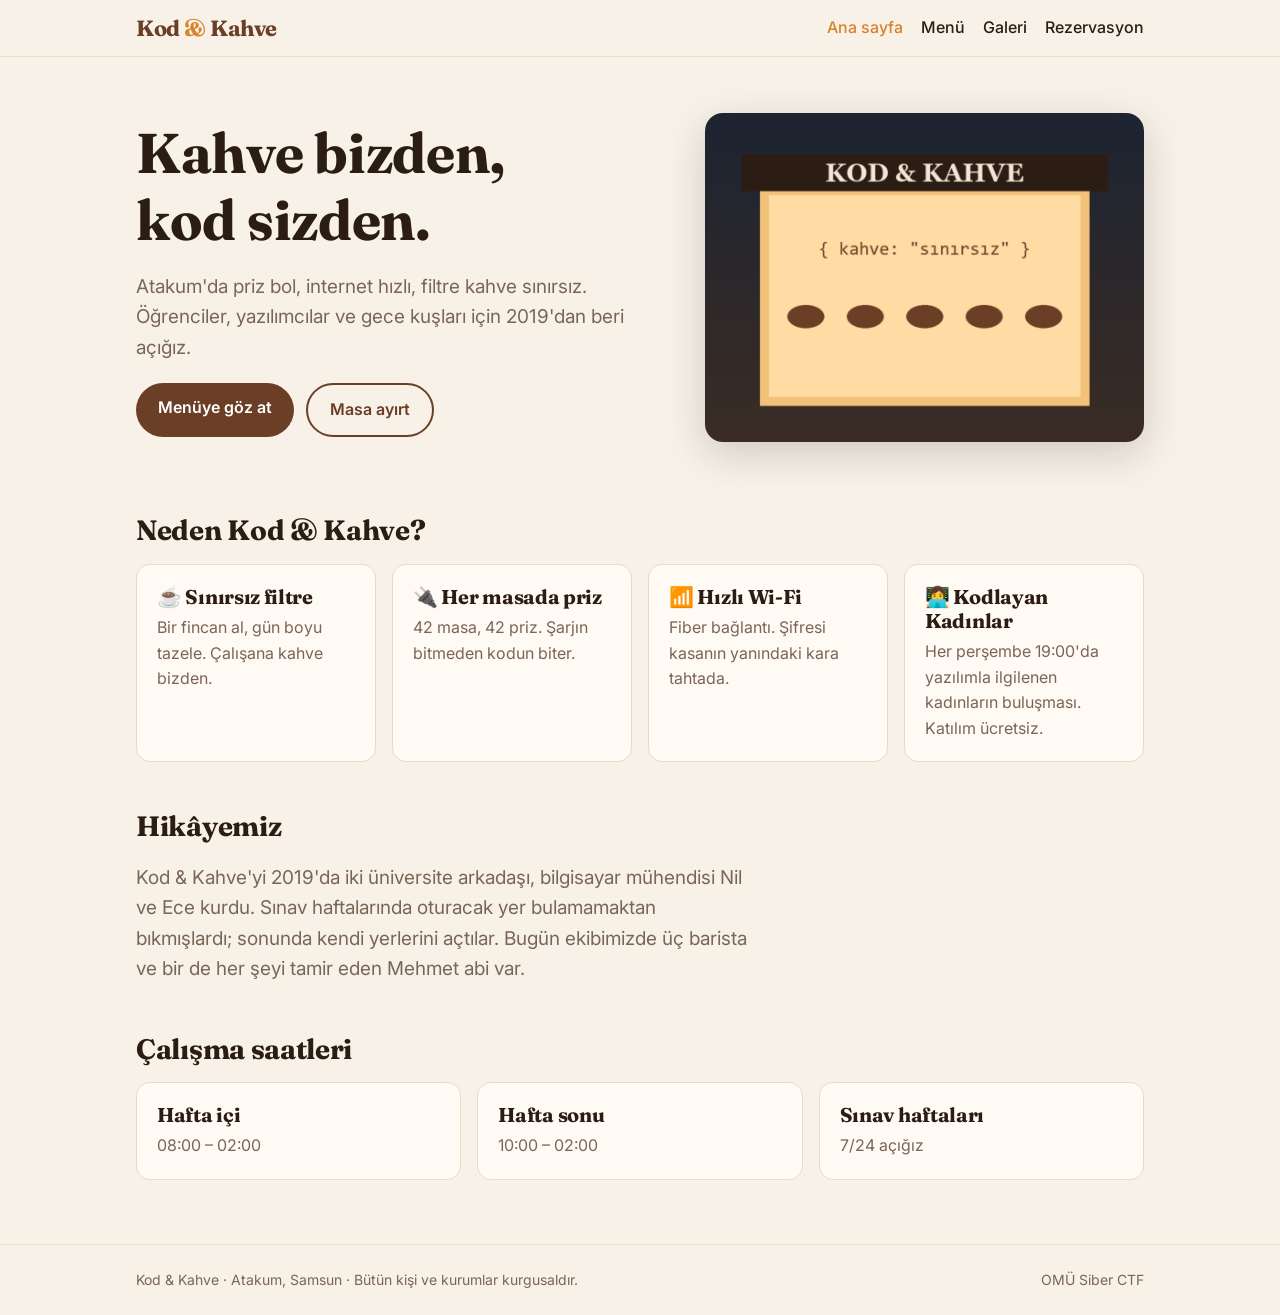
<file: index.html>
<!doctype html>
<html lang="tr">
<head>
<meta charset="utf-8">
<meta name="viewport" content="width=device-width, initial-scale=1">
<title>Kod &amp; Kahve · Atakum, Samsun</title>
<meta name="description" content="Kod & Kahve: Atakum'da yazılımcıların, öğrencilerin ve gece çalışanların kahvecisi.">
<link rel="preconnect" href="https://fonts.googleapis.com">
<link href="https://fonts.googleapis.com/css2?family=Fraunces:wght@600;700&family=Inter:wght@400;500;600;700&display=swap" rel="stylesheet">
<link rel="stylesheet" href="css/style.css">
</head>
<body>
<!--
  Kod & Kahve web sitesi · v2.3
  TODO(mehmet): eski kampanya kodunu kaldır → OMUSIBER{bu_kadar_kolay_olsaydi}
  NOT: personel girişini menüden kaldırdım, arama motorları görmesin diye robots'a ekledim.
-->
<header class="top"><div class="in">
  <a class="logo" href="./">Kod <span>&amp;</span> Kahve</a>
  <nav>
    <a class="on" href="./">Ana sayfa</a>
    <a href="menu/">Menü</a>
    <a href="galeri/">Galeri</a>
    <a href="rezervasyon/">Rezervasyon</a>
  </nav>
</div></header>

<main>
  <section class="hero">
    <div>
      <h1>Kahve bizden,<br>kod sizden.</h1>
      <p class="lead">Atakum'da priz bol, internet hızlı, filtre kahve sınırsız. Öğrenciler, yazılımcılar ve gece kuşları için 2019'dan beri açığız.</p>
      <div class="btns">
        <a class="btn" href="menu/">Menüye göz at</a>
        <a class="btn ghost" href="rezervasyon/">Masa ayırt</a>
      </div>
    </div>
    <img src="img/vitrin.png" alt="Kod & Kahve'nin vitrini, akşam saatleri">
  </section>

  <h2>Neden Kod &amp; Kahve?</h2>
  <div class="cards">
    <div class="card"><h3>☕ Sınırsız filtre</h3><p>Bir fincan al, gün boyu tazele. Çalışana kahve bizden.</p></div>
    <div class="card"><h3>🔌 Her masada priz</h3><p>42 masa, 42 priz. Şarjın bitmeden kodun biter.</p></div>
    <div class="card"><h3>📶 Hızlı Wi-Fi</h3><p>Fiber bağlantı. Şifresi kasanın yanındaki kara tahtada.</p></div>
    <div class="card"><h3>👩‍💻 Kodlayan Kadınlar</h3><p>Her perşembe 19:00'da yazılımla ilgilenen kadınların buluşması. Katılım ücretsiz.</p></div>
  </div>

  <h2>Hikâyemiz</h2>
  <p class="lead">Kod &amp; Kahve'yi 2019'da iki üniversite arkadaşı, bilgisayar mühendisi Nil ve Ece kurdu. Sınav haftalarında oturacak yer bulamamaktan bıkmışlardı; sonunda kendi yerlerini açtılar. Bugün ekibimizde üç barista ve bir de her şeyi tamir eden Mehmet abi var.</p>

  <h2>Çalışma saatleri</h2>
  <div class="cards">
    <div class="card"><h3>Hafta içi</h3><p>08:00 – 02:00</p></div>
    <div class="card"><h3>Hafta sonu</h3><p>10:00 – 02:00</p></div>
    <div class="card"><h3>Sınav haftaları</h3><p>7/24 açığız</p></div>
  </div>
</main>

<footer class="foot"><div class="in">
  <span>Kod &amp; Kahve · Atakum, Samsun · Bütün kişi ve kurumlar kurgusaldır.</span>
  <span>OMÜ Siber CTF</span>
</div></footer>
</body>
</html>
</file>
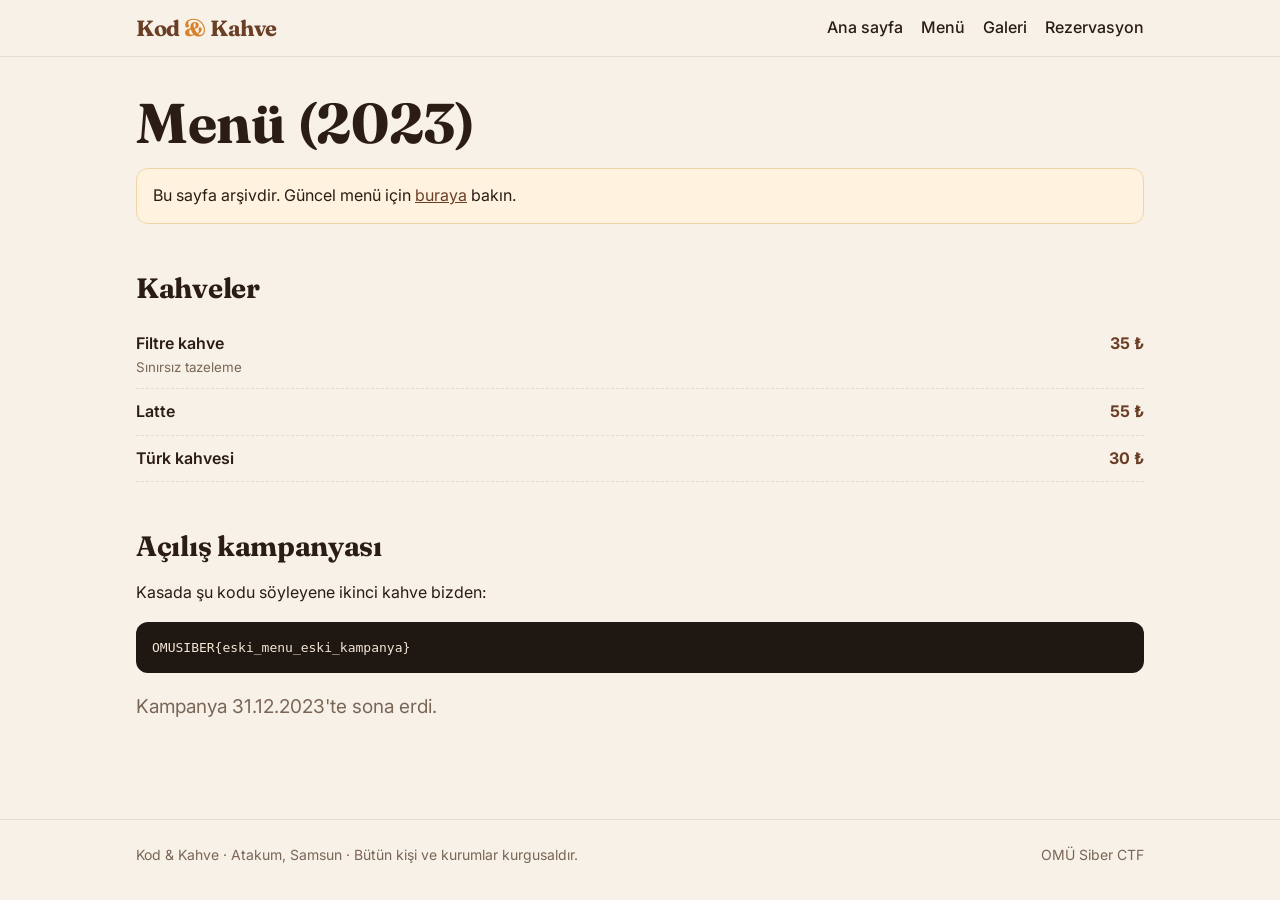
<file: eski-menu/index.html>
<!doctype html>
<html lang="tr">
<head>
<meta charset="utf-8">
<meta name="viewport" content="width=device-width, initial-scale=1">
<title>Eski menü · Kod &amp; Kahve</title>
<meta name="robots" content="noindex, nofollow">
<link rel="preconnect" href="https://fonts.googleapis.com">
<link href="https://fonts.googleapis.com/css2?family=Fraunces:wght@600;700&family=Inter:wght@400;500;600;700&display=swap" rel="stylesheet">
<link rel="stylesheet" href="../css/style.css">
</head>
<body>
<header class="top"><div class="in">
  <a class="logo" href="../">Kod <span>&amp;</span> Kahve</a>
  <nav>
    <a href="../">Ana sayfa</a>
    <a href="../menu/">Menü</a>
    <a href="../galeri/">Galeri</a>
    <a href="../rezervasyon/">Rezervasyon</a>
  </nav>
</div></header>
<main>
  <h1>Menü (2023)</h1>
  <div class="notice">Bu sayfa arşivdir. Güncel menü için <a href="../menu/">buraya</a> bakın.</div>
  <section class="menu-sec"><h2>Kahveler</h2>
    <div class="menu-row"><div><b>Filtre kahve</b><small>Sınırsız tazeleme</small></div><span class="price">35 ₺</span></div>
    <div class="menu-row"><div><b>Latte</b><small></small></div><span class="price">55 ₺</span></div>
    <div class="menu-row"><div><b>Türk kahvesi</b><small></small></div><span class="price">30 ₺</span></div>
  </section>
  <section class="menu-sec"><h2>Açılış kampanyası</h2>
    <p>Kasada şu kodu söyleyene ikinci kahve bizden:</p>
    <pre class="code">OMUSIBER{eski_menu_eski_kampanya}</pre>
    <p class="lead">Kampanya 31.12.2023'te sona erdi.</p>
  </section>
</main>
<footer class="foot"><div class="in">
  <span>Kod &amp; Kahve · Atakum, Samsun · Bütün kişi ve kurumlar kurgusaldır.</span>
  <span>OMÜ Siber CTF</span>
</div></footer>
</body>
</html>
</file>
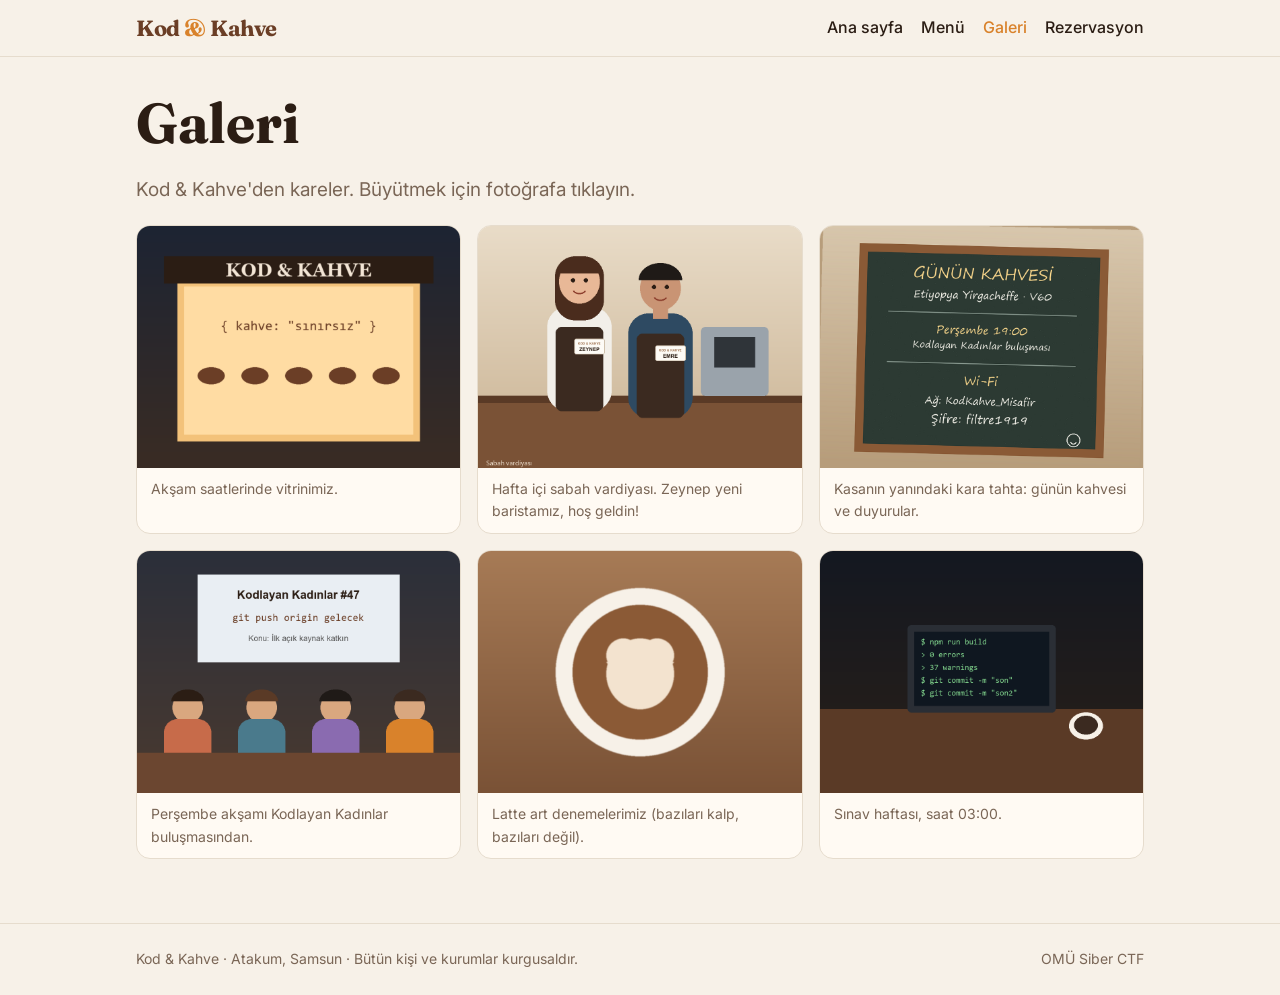
<file: galeri/index.html>
<!doctype html>
<html lang="tr">
<head>
<meta charset="utf-8">
<meta name="viewport" content="width=device-width, initial-scale=1">
<title>Galeri · Kod &amp; Kahve</title>
<link rel="preconnect" href="https://fonts.googleapis.com">
<link href="https://fonts.googleapis.com/css2?family=Fraunces:wght@600;700&family=Inter:wght@400;500;600;700&display=swap" rel="stylesheet">
<link rel="stylesheet" href="../css/style.css">
</head>
<body>
<header class="top"><div class="in">
  <a class="logo" href="../">Kod <span>&amp;</span> Kahve</a>
  <nav>
    <a href="../">Ana sayfa</a>
    <a href="../menu/">Menü</a>
    <a class="on" href="../galeri/">Galeri</a>
    <a href="../rezervasyon/">Rezervasyon</a>
  </nav>
</div></header>
<main>
  <h1>Galeri</h1>
  <p class="lead">Kod &amp; Kahve'den kareler. Büyütmek için fotoğrafa tıklayın.</p>
  <div class="gallery">
    <figure><img src="../img/vitrin.png" alt="Akşam saatlerinde vitrinimiz." loading="lazy"><figcaption>Akşam saatlerinde vitrinimiz.</figcaption></figure>
    <figure><img src="../img/ekip.png" alt="Hafta içi sabah vardiyası. Zeynep yeni baristamız, hoş geldin!" loading="lazy"><figcaption>Hafta içi sabah vardiyası. Zeynep yeni baristamız, hoş geldin!</figcaption></figure>
    <figure><img src="../img/tahta.png" alt="Kasanın yanındaki kara tahta: günün kahvesi ve duyurular." loading="lazy"><figcaption>Kasanın yanındaki kara tahta: günün kahvesi ve duyurular.</figcaption></figure>
    <figure><img src="../img/bulusma.png" alt="Perşembe akşamı Kodlayan Kadınlar buluşmasından." loading="lazy"><figcaption>Perşembe akşamı Kodlayan Kadınlar buluşmasından.</figcaption></figure>
    <figure><img src="../img/latte.png" alt="Latte art denemelerimiz (bazıları kalp, bazıları değil)." loading="lazy"><figcaption>Latte art denemelerimiz (bazıları kalp, bazıları değil).</figcaption></figure>
    <figure><img src="../img/masa.png" alt="Sınav haftası, saat 03:00." loading="lazy"><figcaption>Sınav haftası, saat 03:00.</figcaption></figure>
  </div>
  <div class="lightbox" id="lb"><img alt=""></div>
</main>
<footer class="foot"><div class="in">
  <span>Kod &amp; Kahve · Atakum, Samsun · Bütün kişi ve kurumlar kurgusaldır.</span>
  <span>OMÜ Siber CTF</span>
</div></footer>
<script src="../js/site.js"></script>
</body>
</html>
</file>
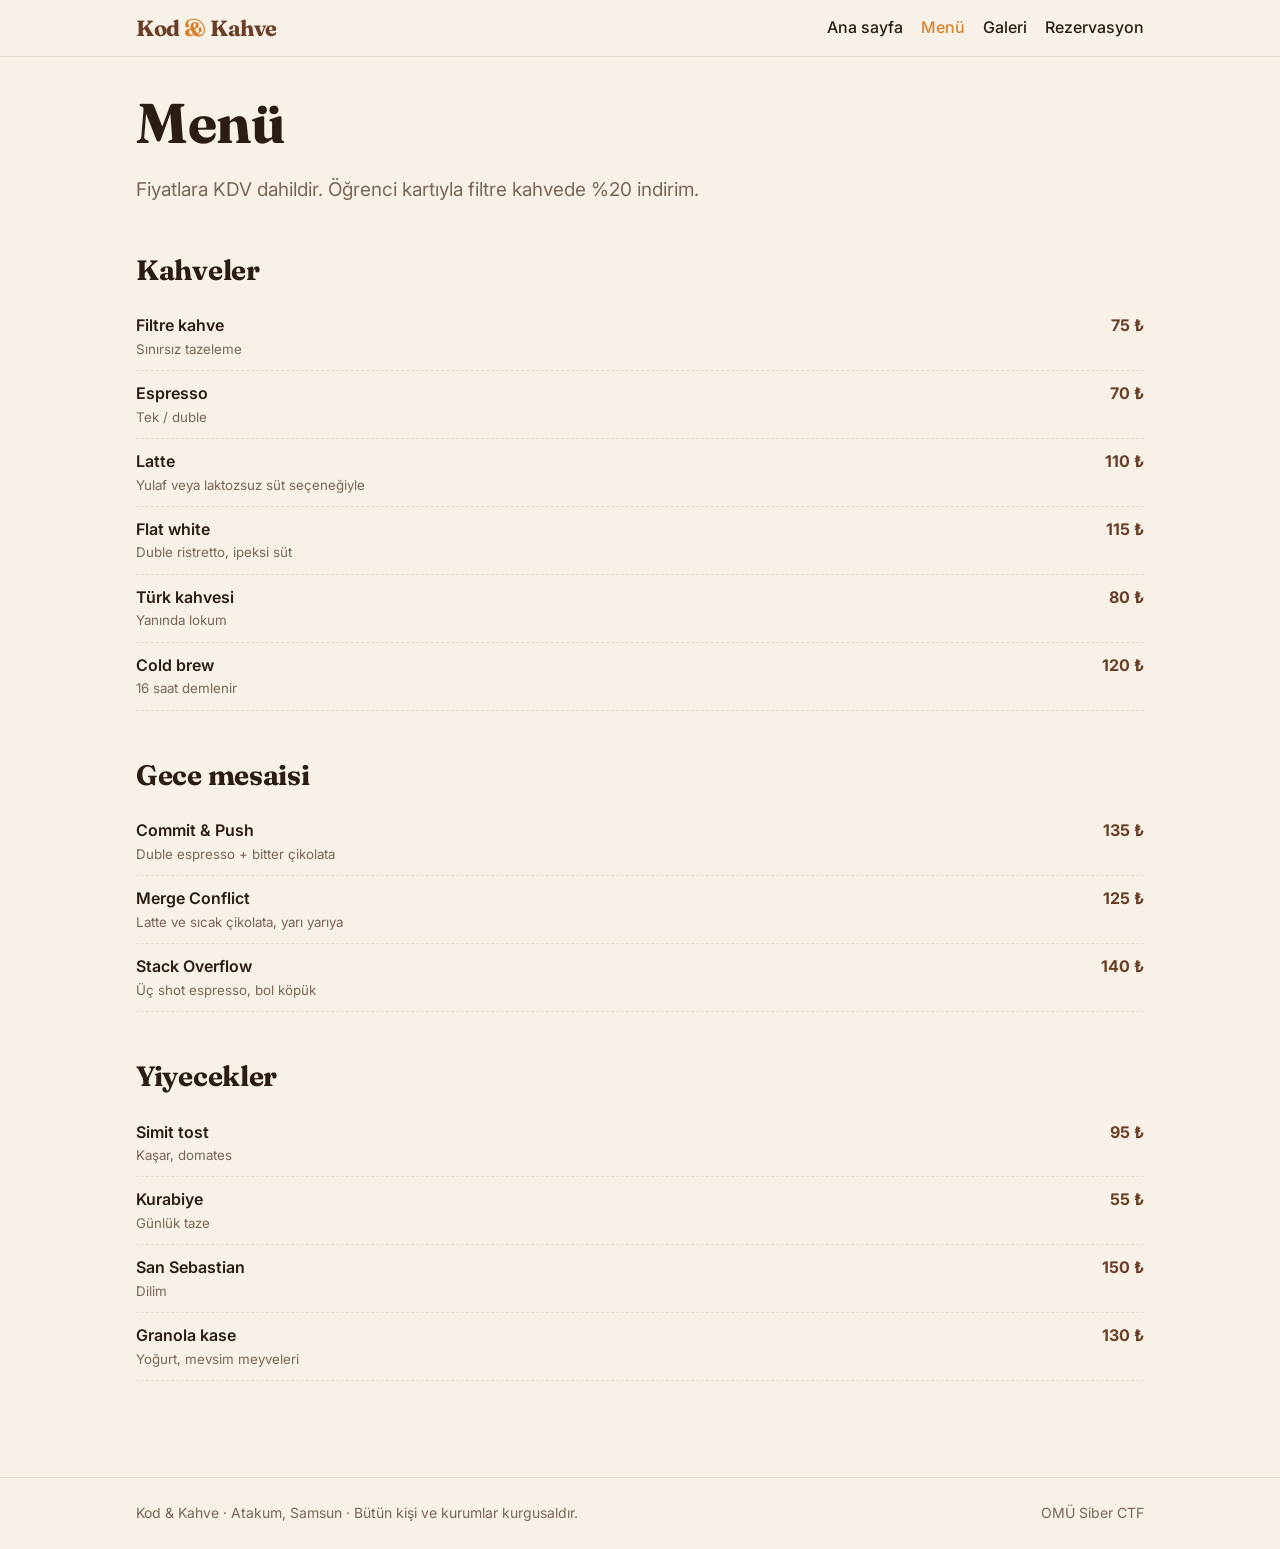
<file: menu/index.html>
<!doctype html>
<html lang="tr">
<head>
<meta charset="utf-8">
<meta name="viewport" content="width=device-width, initial-scale=1">
<title>Menü · Kod &amp; Kahve</title>
<link rel="preconnect" href="https://fonts.googleapis.com">
<link href="https://fonts.googleapis.com/css2?family=Fraunces:wght@600;700&family=Inter:wght@400;500;600;700&display=swap" rel="stylesheet">
<link rel="stylesheet" href="../css/style.css">
</head>
<body>
<header class="top"><div class="in">
  <a class="logo" href="../">Kod <span>&amp;</span> Kahve</a>
  <nav>
    <a href="../">Ana sayfa</a>
    <a class="on" href="../menu/">Menü</a>
    <a href="../galeri/">Galeri</a>
    <a href="../rezervasyon/">Rezervasyon</a>
  </nav>
</div></header>
<main>
  <h1>Menü</h1>
  <p class="lead">Fiyatlara KDV dahildir. Öğrenci kartıyla filtre kahvede %20 indirim.</p>
  <section class="menu-sec"><h2>Kahveler</h2>
    <div class="menu-row"><div><b>Filtre kahve</b><small>Sınırsız tazeleme</small></div><span class="price">75 ₺</span></div>
    <div class="menu-row"><div><b>Espresso</b><small>Tek / duble</small></div><span class="price">70 ₺</span></div>
    <div class="menu-row"><div><b>Latte</b><small>Yulaf veya laktozsuz süt seçeneğiyle</small></div><span class="price">110 ₺</span></div>
    <div class="menu-row"><div><b>Flat white</b><small>Duble ristretto, ipeksi süt</small></div><span class="price">115 ₺</span></div>
    <div class="menu-row"><div><b>Türk kahvesi</b><small>Yanında lokum</small></div><span class="price">80 ₺</span></div>
    <div class="menu-row"><div><b>Cold brew</b><small>16 saat demlenir</small></div><span class="price">120 ₺</span></div>
  </section>
  <section class="menu-sec"><h2>Gece mesaisi</h2>
    <div class="menu-row"><div><b>Commit & Push</b><small>Duble espresso + bitter çikolata</small></div><span class="price">135 ₺</span></div>
    <div class="menu-row"><div><b>Merge Conflict</b><small>Latte ve sıcak çikolata, yarı yarıya</small></div><span class="price">125 ₺</span></div>
    <div class="menu-row"><div><b>Stack Overflow</b><small>Üç shot espresso, bol köpük</small></div><span class="price">140 ₺</span></div>
  </section>
  <section class="menu-sec"><h2>Yiyecekler</h2>
    <div class="menu-row"><div><b>Simit tost</b><small>Kaşar, domates</small></div><span class="price">95 ₺</span></div>
    <div class="menu-row"><div><b>Kurabiye</b><small>Günlük taze</small></div><span class="price">55 ₺</span></div>
    <div class="menu-row"><div><b>San Sebastian</b><small>Dilim</small></div><span class="price">150 ₺</span></div>
    <div class="menu-row"><div><b>Granola kase</b><small>Yoğurt, mevsim meyveleri</small></div><span class="price">130 ₺</span></div>
  </section>
</main>
<footer class="foot"><div class="in">
  <span>Kod &amp; Kahve · Atakum, Samsun · Bütün kişi ve kurumlar kurgusaldır.</span>
  <span>OMÜ Siber CTF</span>
</div></footer>
</body>
</html>
</file>
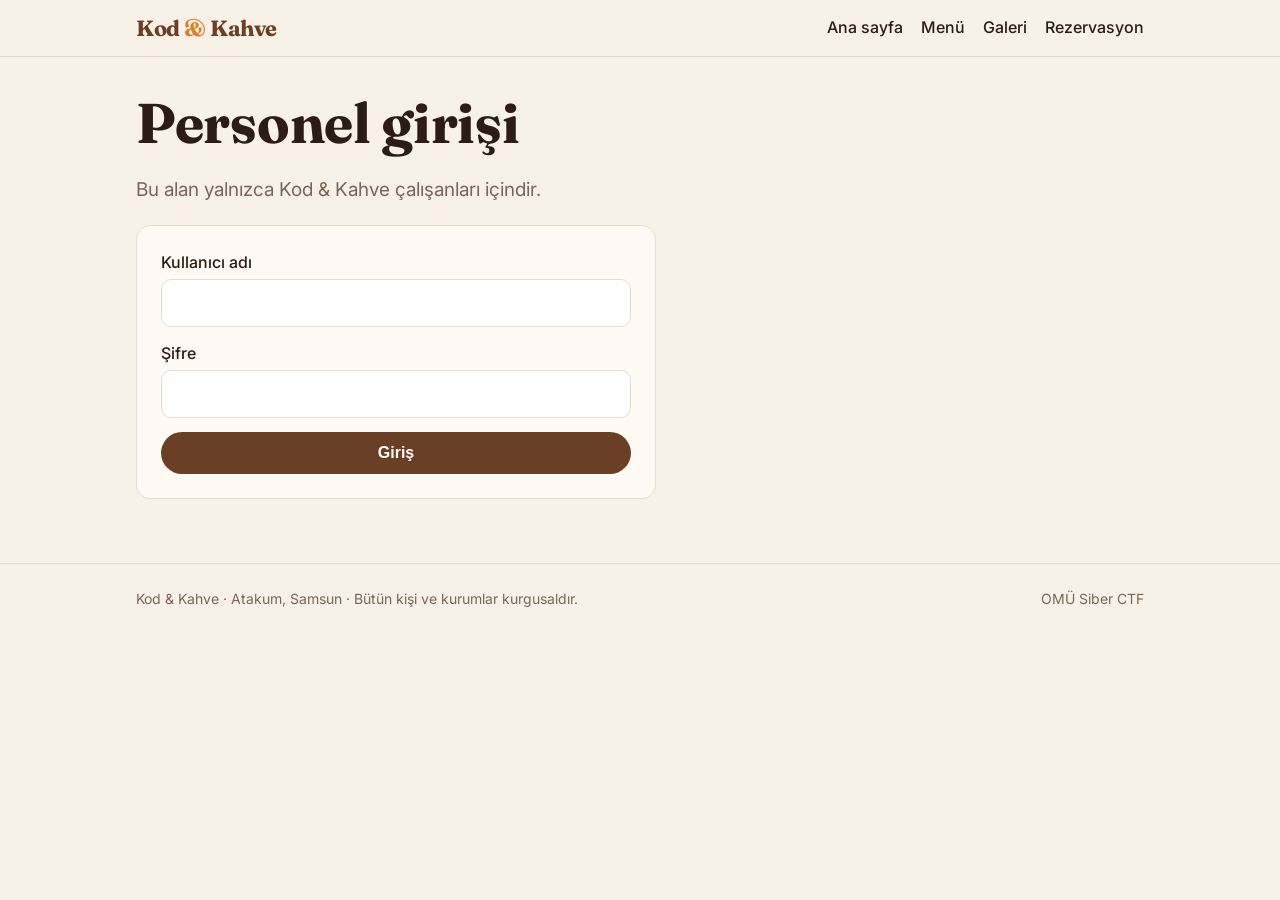
<file: personel/index.html>
<!doctype html>
<html lang="tr">
<head>
<meta charset="utf-8">
<meta name="viewport" content="width=device-width, initial-scale=1">
<title>Personel · Kod &amp; Kahve</title>
<meta name="robots" content="noindex, nofollow">
<link rel="preconnect" href="https://fonts.googleapis.com">
<link href="https://fonts.googleapis.com/css2?family=Fraunces:wght@600;700&family=Inter:wght@400;500;600;700&display=swap" rel="stylesheet">
<link rel="stylesheet" href="../css/style.css">
</head>
<body>
<!--
  Personel girişi · Mehmet
  Kullanıcı adı: yaka kartındaki ad, küçük harfle.
  Şifre: şimdilik müşteri Wi-Fi şifresiyle aynı. Değiştirmeyi UNUTMA!
-->
<header class="top"><div class="in">
  <a class="logo" href="../">Kod <span>&amp;</span> Kahve</a>
  <nav>
    <a href="../">Ana sayfa</a>
    <a href="../menu/">Menü</a>
    <a href="../galeri/">Galeri</a>
    <a href="../rezervasyon/">Rezervasyon</a>
  </nav>
</div></header>
<main>
  <h1>Personel girişi</h1>
  <p class="lead">Bu alan yalnızca Kod &amp; Kahve çalışanları içindir.</p>
  <form class="box" id="giris" autocomplete="off">
    <label>Kullanıcı adı <input id="u" required spellcheck="false" autocapitalize="off"></label>
    <label>Şifre <input id="p" type="password" required></label>
    <button class="btn" id="go" type="submit">Giriş</button>
    <div class="msg" id="giris-msg"></div>
  </form>
  <div id="panel"></div>
</main>
<footer class="foot"><div class="in">
  <span>Kod &amp; Kahve · Atakum, Samsun · Bütün kişi ve kurumlar kurgusaldır.</span>
  <span>OMÜ Siber CTF</span>
</div></footer>
<script src="panel.js"></script>
</body>
</html>
</file>
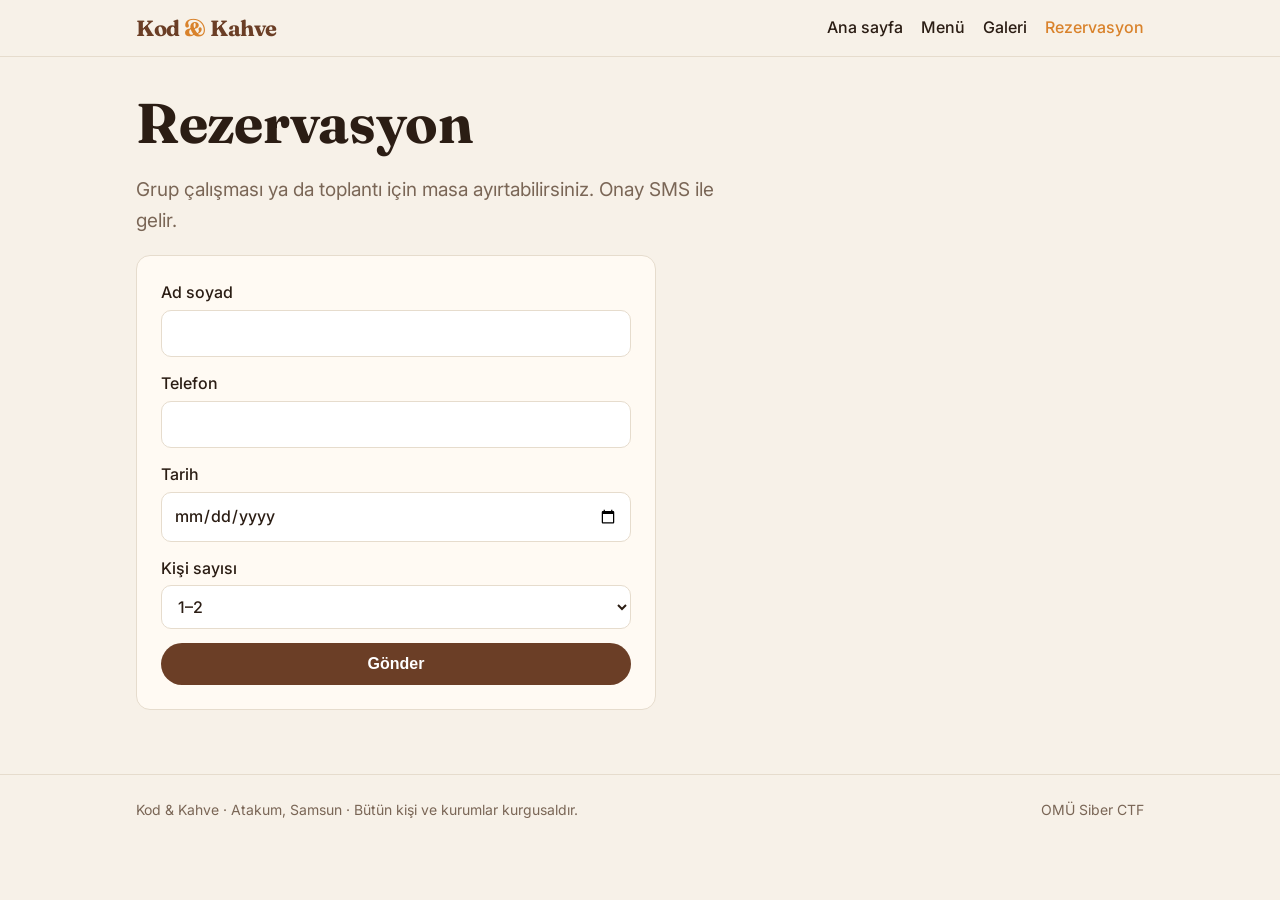
<file: rezervasyon/index.html>
<!doctype html>
<html lang="tr">
<head>
<meta charset="utf-8">
<meta name="viewport" content="width=device-width, initial-scale=1">
<title>Rezervasyon · Kod &amp; Kahve</title>
<link rel="preconnect" href="https://fonts.googleapis.com">
<link href="https://fonts.googleapis.com/css2?family=Fraunces:wght@600;700&family=Inter:wght@400;500;600;700&display=swap" rel="stylesheet">
<link rel="stylesheet" href="../css/style.css">
</head>
<body>
<header class="top"><div class="in">
  <a class="logo" href="../">Kod <span>&amp;</span> Kahve</a>
  <nav>
    <a href="../">Ana sayfa</a>
    <a href="../menu/">Menü</a>
    <a href="../galeri/">Galeri</a>
    <a class="on" href="../rezervasyon/">Rezervasyon</a>
  </nav>
</div></header>
<main>
  <h1>Rezervasyon</h1>
  <p class="lead">Grup çalışması ya da toplantı için masa ayırtabilirsiniz. Onay SMS ile gelir.</p>
  <form class="box" id="rez">
    <label>Ad soyad <input name="ad" required autocomplete="name"></label>
    <label>Telefon <input name="tel" type="tel" required autocomplete="tel"></label>
    <label>Tarih <input name="tarih" type="date" required></label>
    <label>Kişi sayısı
      <select name="kisi"><option>1–2</option><option>3–4</option><option>5–8</option><option>8+</option></select>
    </label>
    <button class="btn" type="submit">Gönder</button>
    <div class="msg" id="rez-msg"></div>
  </form>
</main>
<footer class="foot"><div class="in">
  <span>Kod &amp; Kahve · Atakum, Samsun · Bütün kişi ve kurumlar kurgusaldır.</span>
  <span>OMÜ Siber CTF</span>
</div></footer>
<script src="../js/site.js"></script>
</body>
</html>
</file>
<file: css/style.css>
:root {
  --bg: #f7f1e8; --paper: #fffaf3; --ink: #2b1d14; --muted: #7a6656;
  --brand: #6b3e26; --accent: #d9822b; --line: #e6dccd; --ok: #2f7d4f; --bad: #b23b3b;
}
* { box-sizing: border-box; }
html, body { margin: 0; }
body { background: var(--bg); color: var(--ink); font: 16px/1.6 "Inter", system-ui, sans-serif; }
a { color: var(--brand); }
img { max-width: 100%; display: block; }

.top { position: sticky; top: 0; z-index: 5; background: rgba(247,241,232,.92); backdrop-filter: blur(6px); border-bottom: 1px solid var(--line); }
.top .in { max-width: 1040px; margin: 0 auto; padding: 14px 16px; display: flex; align-items: center; gap: 24px; flex-wrap: wrap; }
.logo { font: 700 22px "Fraunces", Georgia, serif; color: var(--brand); text-decoration: none; letter-spacing: -.5px; }
.logo span { color: var(--accent); }
.top nav { display: flex; gap: 18px; flex-wrap: wrap; margin-left: auto; }
.top nav a { color: var(--ink); text-decoration: none; font-weight: 500; }
.top nav a:hover, .top nav a.on { color: var(--accent); }

main { max-width: 1040px; margin: 0 auto; padding: 32px 16px 64px; }
h1, h2, h3 { font-family: "Fraunces", Georgia, serif; line-height: 1.2; letter-spacing: -.3px; }
h1 { font-size: clamp(32px, 6vw, 56px); margin: 0 0 12px; }
h2 { font-size: 28px; margin: 48px 0 16px; }
.lead { font-size: 19px; color: var(--muted); max-width: 620px; }

.hero { display: grid; grid-template-columns: 1.1fr .9fr; gap: 32px; align-items: center; padding: 24px 0; }
.hero img { border-radius: 18px; box-shadow: 0 12px 40px rgba(43,29,20,.18); }
.btn { display: inline-block; background: var(--brand); color: #fff; padding: 12px 22px; border-radius: 999px; text-decoration: none; font-weight: 600; border: 0; cursor: pointer; font-size: 16px; }
.btn.ghost { background: transparent; color: var(--brand); border: 2px solid var(--brand); }
.btns { display: flex; gap: 12px; flex-wrap: wrap; margin-top: 20px; }

.cards { display: grid; grid-template-columns: repeat(auto-fit, minmax(220px, 1fr)); gap: 16px; }
.card { background: var(--paper); border: 1px solid var(--line); border-radius: 14px; padding: 20px; }
.card h3 { margin: 0 0 6px; font-size: 20px; }
.card p { margin: 0; color: var(--muted); }

.menu-sec { margin-bottom: 32px; }
.menu-row { display: flex; justify-content: space-between; gap: 16px; padding: 10px 0; border-bottom: 1px dashed var(--line); }
.menu-row b { font-weight: 600; }
.menu-row small { display: block; color: var(--muted); }
.price { font-weight: 700; color: var(--brand); white-space: nowrap; }

.gallery { display: grid; grid-template-columns: repeat(auto-fill, minmax(280px, 1fr)); gap: 16px; }
.gallery figure { margin: 0; background: var(--paper); border: 1px solid var(--line); border-radius: 14px; overflow: hidden; }
.gallery img { width: 100%; aspect-ratio: 4/3; object-fit: cover; cursor: zoom-in; }
.gallery figcaption { padding: 10px 14px; color: var(--muted); font-size: 14px; }
.lightbox { position: fixed; inset: 0; background: rgba(0,0,0,.85); display: none; align-items: center; justify-content: center; padding: 16px; z-index: 20; cursor: zoom-out; }
.lightbox.show { display: flex; }
.lightbox img { max-height: 92vh; border-radius: 8px; }

form.box { background: var(--paper); border: 1px solid var(--line); border-radius: 14px; padding: 24px; max-width: 520px; display: grid; gap: 14px; }
label { display: grid; gap: 4px; font-weight: 500; }
input, select, textarea { font: inherit; padding: 10px 12px; border: 1px solid var(--line); border-radius: 10px; background: #fff; color: var(--ink); }
.msg { padding: 12px 14px; border-radius: 10px; display: none; }
.msg.show { display: block; }
.msg.ok { background: #e6f3ea; color: var(--ok); }
.msg.bad { background: #f8e5e5; color: var(--bad); }

.foot { border-top: 1px solid var(--line); color: var(--muted); font-size: 14px; }
.foot .in { max-width: 1040px; margin: 0 auto; padding: 24px 16px; display: flex; gap: 16px; flex-wrap: wrap; justify-content: space-between; }

.notice { background: #fff3df; border: 1px solid #f0d3a6; border-radius: 12px; padding: 14px 16px; }
pre.code { background: #1f1712; color: #f3e6d6; padding: 16px; border-radius: 12px; overflow: auto; font: 13px/1.5 "JetBrains Mono", Consolas, monospace; }
table { border-collapse: collapse; width: 100%; background: var(--paper); border-radius: 12px; overflow: hidden; }
th, td { text-align: left; padding: 10px 12px; border-bottom: 1px solid var(--line); }
th { background: #efe5d6; }

@media (max-width: 760px) {
  .hero { grid-template-columns: 1fr; }
  .top nav { margin-left: 0; gap: 14px; }
}
</file>
